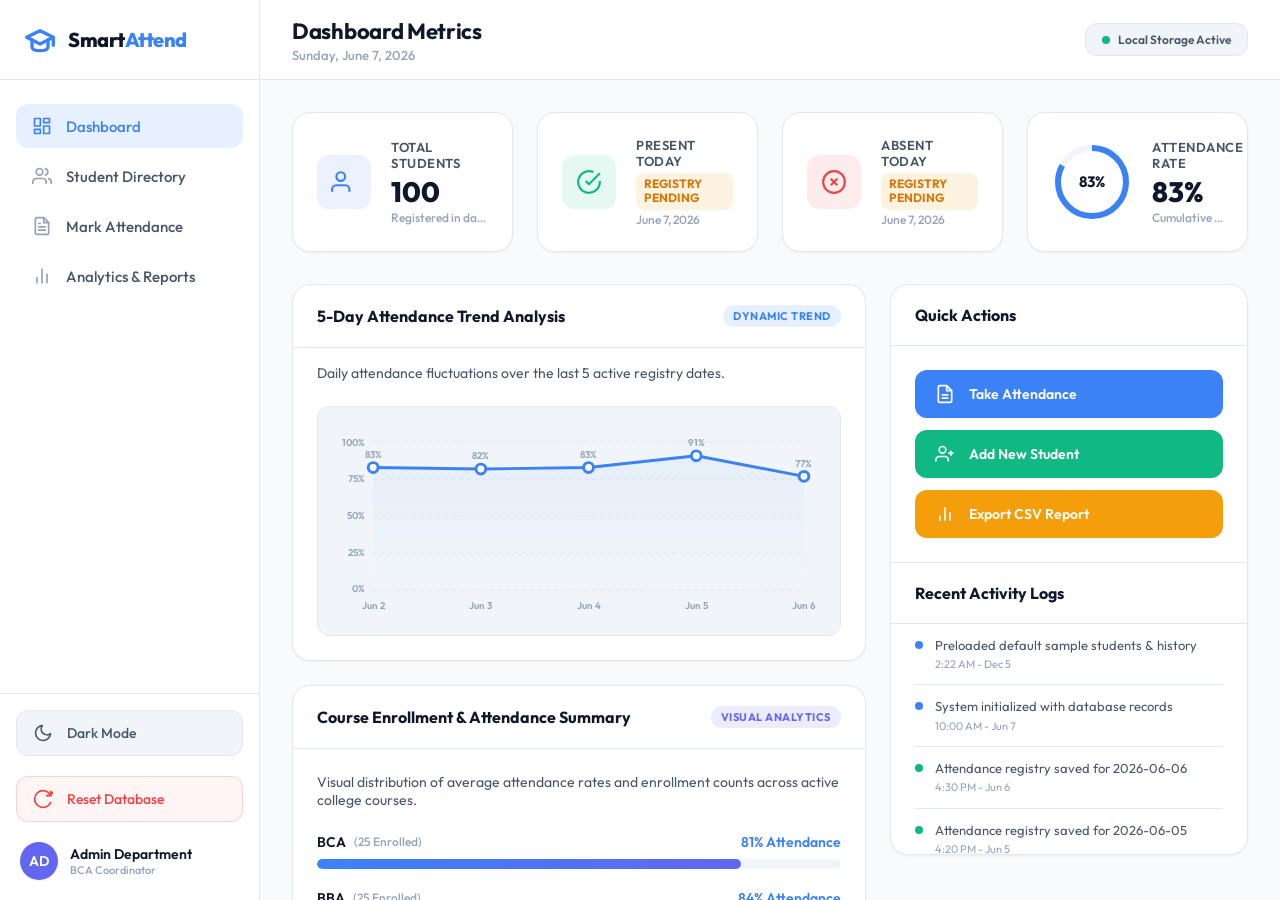
<file: index.html>
<!DOCTYPE html>
<html lang="en" data-theme="light">
<head>
    <meta charset="UTF-8">
    <meta name="viewport" content="width=device-width, initial-scale=1.0">
    <title>SmartAttend - Student Attendance Management System</title>
    <link rel="preconnect" href="https://fonts.googleapis.com">
    <link rel="preconnect" href="https://fonts.gstatic.com" crossorigin>
    <link href="https://fonts.googleapis.com/css2?family=Outfit:wght@300;400;500;600;700;800&display=swap" rel="stylesheet">
    <link rel="stylesheet" href="style.css">
</head>
<body>
    <div class="app-container">
        
        <aside class="sidebar" id="sidebar">
            <div class="sidebar-header">
                <div class="logo-container">
                    <svg class="logo-icon" viewBox="0 0 24 24" fill="none" stroke="currentColor" stroke-width="2.5" stroke-linecap="round" stroke-linejoin="round">
                        <path d="M22 10v6M2 10l10-5 10 5-10 5z"/>
                        <path d="M6 12v5c0 2 2 3 6 3s6-1 6-3v-5"/>
                    </svg>
                    <span class="logo-text">Smart<span class="text-accent">Attend</span></span>
                </div>
                <button class="btn-icon mobile-close-btn" id="mobileCloseBtn" aria-label="Close Menu">
                    <svg viewBox="0 0 24 24" fill="none" stroke="currentColor" stroke-width="2" stroke-linecap="round" stroke-linejoin="round">
                        <line x1="18" y1="6" x2="6" y2="18"></line>
                        <line x1="6" y1="6" x2="18" y2="18"></line>
                    </svg>
                </button>
            </div>
            
            <nav class="sidebar-nav">
                <ul>
                    <li>
                        <a href="#dashboard" class="nav-link active" data-section="dashboard">
                            <svg class="nav-icon" viewBox="0 0 24 24" fill="none" stroke="currentColor" stroke-width="2" stroke-linecap="round" stroke-linejoin="round">
                                <rect x="3" y="3" width="7" height="9"></rect>
                                <rect x="14" y="3" width="7" height="5"></rect>
                                <rect x="14" y="12" width="7" height="9"></rect>
                                <rect x="3" y="16" width="7" height="5"></rect>
                            </svg>
                            <span>Dashboard</span>
                        </a>
                    </li>
                    <li>
                        <a href="#students" class="nav-link" data-section="students">
                            <svg class="nav-icon" viewBox="0 0 24 24" fill="none" stroke="currentColor" stroke-width="2" stroke-linecap="round" stroke-linejoin="round">
                                <path d="M17 21v-2a4 4 0 0 0-4-4H5a4 4 0 0 0-4 4v2"></path>
                                <circle cx="9" cy="7" r="4"></circle>
                                <path d="M23 21v-2a4 4 0 0 0-3-3.87"></path>
                                <path d="M16 3.13a4 4 0 0 1 0 7.75"></path>
                            </svg>
                            <span>Student Directory</span>
                        </a>
                    </li>
                    <li>
                        <a href="#attendance" class="nav-link" data-section="attendance">
                            <svg class="nav-icon" viewBox="0 0 24 24" fill="none" stroke="currentColor" stroke-width="2" stroke-linecap="round" stroke-linejoin="round">
                                <path d="M14 2H6a2 2 0 0 0-2 2v16a2 2 0 0 0 2 2h12a2 2 0 0 0 2-2V8z"></path>
                                <polyline points="14 2 14 8 20 8"></polyline>
                                <line x1="16" y1="13" x2="8" y2="13"></line>
                                <line x1="16" y1="17" x2="8" y2="17"></line>
                                <polyline points="10 9 9 9 8 9"></polyline>
                            </svg>
                            <span>Mark Attendance</span>
                        </a>
                    </li>
                    <li>
                        <a href="#reports" class="nav-link" data-section="reports">
                            <svg class="nav-icon" viewBox="0 0 24 24" fill="none" stroke="currentColor" stroke-width="2" stroke-linecap="round" stroke-linejoin="round">
                                <line x1="18" y1="20" x2="18" y2="10"></line>
                                <line x1="12" y1="20" x2="12" y2="4"></line>
                                <line x1="6" y1="20" x2="6" y2="14"></line>
                            </svg>
                            <span>Analytics & Reports</span>
                        </a>
                    </li>
                </ul>
            </nav>
            
            <div class="sidebar-footer">
                <button class="theme-toggle-btn" id="themeToggleBtn">
                    <div class="toggle-icon-wrapper">
                        <svg class="sun-icon" viewBox="0 0 24 24" fill="none" stroke="currentColor" stroke-width="2" stroke-linecap="round" stroke-linejoin="round">
                            <circle cx="12" cy="12" r="5"></circle>
                            <line x1="12" y1="1" x2="12" y2="3"></line>
                            <line x1="12" y1="21" x2="12" y2="23"></line>
                            <line x1="4.22" y1="4.22" x2="5.64" y2="5.64"></line>
                            <line x1="18.36" y1="18.36" x2="19.78" y2="19.78"></line>
                            <line x1="1" y1="12" x2="3" y2="12"></line>
                            <line x1="21" y1="12" x2="23" y2="12"></line>
                            <line x1="4.22" y1="19.78" x2="5.64" y2="18.36"></line>
                            <line x1="18.36" y1="5.64" x2="19.78" y2="4.22"></line>
                        </svg>
                        <svg class="moon-icon" viewBox="0 0 24 24" fill="none" stroke="currentColor" stroke-width="2" stroke-linecap="round" stroke-linejoin="round">
                            <path d="M21 12.79A9 9 0 1 1 11.21 3 7 7 0 0 0 21 12.79z"></path>
                        </svg>
                    </div>
                    <span id="themeToggleText">Dark Mode</span>
                </button>
                <button class="theme-toggle-btn" id="btnResetDatabase" style="margin-top: 4px; border-color: rgba(239, 68, 68, 0.2); background-color: rgba(239, 68, 68, 0.05); color: var(--color-danger);">
                    <svg viewBox="0 0 24 24" fill="none" stroke="currentColor" stroke-width="2" style="width: 20px; height: 20px; color: var(--color-danger);">
                        <path d="M21.5 2v6h-6M21.34 15.57a10 10 0 1 1-.57-8.38l5.67-5.67"></path>
                    </svg>
                    <span>Reset Database</span>
                </button>
                <div class="user-profile">
                    <div class="avatar">AD</div>
                    <div class="user-info">
                        <span class="user-name">Admin Department</span>
                        <span class="user-role">BCA Coordinator</span>
                    </div>
                </div>
            </div>
        </aside>

        <main class="main-content">
            <header class="top-navbar">
                <div class="header-left">
                    <button class="btn-icon mobile-menu-btn" id="mobileMenuBtn" aria-label="Open Menu">
                        <svg viewBox="0 0 24 24" fill="none" stroke="currentColor" stroke-width="2" stroke-linecap="round" stroke-linejoin="round">
                            <line x1="3" y1="12" x2="21" y2="12"></line>
                            <line x1="3" y1="6" x2="21" y2="6"></line>
                            <line x1="3" y1="18" x2="21" y2="18"></line>
                        </svg>
                    </button>
                    <div class="greeting-wrapper">
                        <h1 class="header-title" id="pageTitle">Dashboard</h1>
                        <p class="header-subtitle" id="currentDateDisplay">Sunday, June 7, 2026</p>
                    </div>
                </div>
                <div class="header-right">
                    <div class="sync-indicator">
                        <span class="sync-dot"></span>
                        <span class="sync-text">Local Storage Active</span>
                    </div>
                </div>
            </header>

            <div class="content-body">
                
                <section id="dashboardSection" class="content-section active">
                    <div class="stats-grid">
                        <div class="stat-card">
                            <div class="stat-icon-wrapper bg-blue-light text-blue">
                                <svg viewBox="0 0 24 24" fill="none" stroke="currentColor" stroke-width="2">
                                    <path d="M17 21v-2a4 4 0 0 0-4-4H5a4 4 0 0 0-4 4v2"></path>
                                    <circle cx="9" cy="7" r="4"></circle>
                                </svg>
                            </div>
                            <div class="stat-details">
                                <span class="stat-label">Total Students</span>
                                <h3 class="stat-value" id="dashTotalStudents">0</h3>
                                <span class="stat-subtext">Registered in database</span>
                            </div>
                        </div>

                        <div class="stat-card">
                            <div class="stat-icon-wrapper bg-green-light text-green">
                                <svg viewBox="0 0 24 24" fill="none" stroke="currentColor" stroke-width="2">
                                    <path d="M22 11.08V12a10 10 0 1 1-5.93-9.14"></path>
                                    <polyline points="22 4 12 14.01 9 11.01"></polyline>
                                </svg>
                            </div>
                            <div class="stat-details">
                                <span class="stat-label">Present Today</span>
                                <h3 class="stat-value" id="dashPresentToday">0</h3>
                                <span class="stat-subtext" id="dashPresentDate">June 7, 2026</span>
                            </div>
                        </div>

                        <div class="stat-card">
                            <div class="stat-icon-wrapper bg-red-light text-red">
                                <svg viewBox="0 0 24 24" fill="none" stroke="currentColor" stroke-width="2">
                                    <circle cx="12" cy="12" r="10"></circle>
                                    <line x1="15" y1="9" x2="9" y2="15"></line>
                                    <line x1="9" y1="9" x2="15" y2="15"></line>
                                </svg>
                            </div>
                            <div class="stat-details">
                                <span class="stat-label">Absent Today</span>
                                <h3 class="stat-value" id="dashAbsentToday">0</h3>
                                <span class="stat-subtext" id="dashAbsentDate">June 7, 2026</span>
                            </div>
                        </div>

                        <div class="stat-card">
                            <div class="circular-progress-container">
                                <svg class="progress-ring" width="80" height="80">
                                    <circle class="progress-ring-circle-bg" stroke="var(--bg-tertiary)" stroke-width="6" fill="transparent" r="34" cx="40" cy="40"/>
                                    <circle class="progress-ring-circle" id="dashProgressCircle" stroke="var(--color-primary)" stroke-width="6" fill="transparent" r="34" cx="40" cy="40" stroke-dasharray="213.6" stroke-dashoffset="213.6"/>
                                </svg>
                                <div class="percentage-overlay" id="dashPercentageText">0%</div>
                            </div>
                            <div class="stat-details">
                                <span class="stat-label">Attendance Rate</span>
                                <h3 class="stat-value" id="dashPercentage">0%</h3>
                                <span class="stat-subtext">Cumulative average</span>
                            </div>
                        </div>
                    </div>

                    <div class="dashboard-grid">
                        <div class="dashboard-left-column">
                            <div class="dashboard-card main-panel margin-bottom-24">
                                <div class="card-header">
                                    <h2 class="card-title">5-Day Attendance Trend Analysis</h2>
                                    <span class="badge badge-blue">Dynamic Trend</span>
                                </div>
                                <div class="card-body chart-card-body">
                                    <p class="card-desc">Daily attendance fluctuations over the last 5 active registry dates.</p>
                                    <div class="chart-container" id="trendChartContainer">
                                    </div>
                                </div>
                            </div>

                            <div class="dashboard-card main-panel">
                                <div class="card-header">
                                    <h2 class="card-title">Course Enrollment & Attendance Summary</h2>
                                    <span class="badge badge-indigo">Visual analytics</span>
                                </div>
                                <div class="card-body">
                                    <p class="card-desc">Visual distribution of average attendance rates and enrollment counts across active college courses.</p>
                                    <div class="courses-bars-container" id="coursesBarContainer">
                                    </div>
                                </div>
                            </div>
                        </div>

                        <div class="dashboard-card side-panel">
                            <div class="card-header">
                                <h2 class="card-title">Quick Actions</h2>
                            </div>
                            <div class="card-body quick-actions-body">
                                <button class="action-btn btn-primary" onclick="window.location.hash='#attendance'; triggerNav('attendance');">
                                    <svg viewBox="0 0 24 24" fill="none" stroke="currentColor" stroke-width="2" class="action-icon">
                                        <path d="M14 2H6a2 2 0 0 0-2 2v16a2 2 0 0 0 2 2h12a2 2 0 0 0 2-2V8z"></path>
                                        <polyline points="14 2 14 8 20 8"></polyline>
                                        <line x1="16" y1="13" x2="8" y2="13"></line>
                                        <line x1="16" y1="17" x2="8" y2="17"></line>
                                    </svg>
                                    <span>Take Attendance</span>
                                </button>
                                <button class="action-btn btn-success" id="btnQuickAddStudent">
                                    <svg viewBox="0 0 24 24" fill="none" stroke="currentColor" stroke-width="2" class="action-icon">
                                        <path d="M16 21v-2a4 4 0 0 0-4-4H5a4 4 0 0 0-4 4v2"></path>
                                        <circle cx="9" cy="7" r="4"></circle>
                                        <line x1="19" y1="8" x2="19" y2="14"></line>
                                        <line x1="16" y1="11" x2="22" y2="11"></line>
                                    </svg>
                                    <span>Add New Student</span>
                                </button>
                                <button class="action-btn btn-warning" onclick="window.location.hash='#reports'; triggerNav('reports');">
                                    <svg viewBox="0 0 24 24" fill="none" stroke="currentColor" stroke-width="2" class="action-icon">
                                        <line x1="18" y1="20" x2="18" y2="10"></line>
                                        <line x1="12" y1="20" x2="12" y2="4"></line>
                                        <line x1="6" y1="20" x2="6" y2="14"></line>
                                    </svg>
                                    <span>Export CSV Report</span>
                                </button>
                            </div>

                            <div class="card-header border-top">
                                <h2 class="card-title">Recent Activity Logs</h2>
                            </div>
                            <div class="card-body log-body">
                                <div class="activity-log" id="recentActivityLog">
                                    <div class="log-item empty">No recent actions recorded.</div>
                                </div>
                            </div>
                        </div>
                    </div>
                </section>

                <section id="studentsSection" class="content-section">
                    <div class="section-controls">
                        <div class="controls-left">
                            <div class="search-box-wrapper">
                                <svg class="search-icon" viewBox="0 0 24 24" fill="none" stroke="currentColor" stroke-width="2">
                                    <circle cx="11" cy="11" r="8"></circle>
                                    <line x1="21" y1="21" x2="16.65" y2="16.65"></line>
                                </svg>
                                <input type="text" id="studentSearchInput" placeholder="Search by name or roll number...">
                            </div>
                            
                            <div class="filter-dropdowns">
                                <select id="studentFilterCourse" class="filter-select">
                                    <option value="">All Courses</option>
                                    <option value="BCA">BCA</option>
                                    <option value="BBA">BBA</option>
                                    <option value="B.Tech">B.Tech</option>
                                    <option value="B.Sc">B.Sc</option>
                                </select>
                                
                                <select id="studentFilterSemester" class="filter-select">
                                    <option value="">All Semesters</option>
                                    <option value="I">I Sem</option>
                                    <option value="II">II Sem</option>
                                    <option value="III">III Sem</option>
                                    <option value="IV">IV Sem</option>
                                    <option value="V">V Sem</option>
                                    <option value="VI">VI Sem</option>
                                </select>
                            </div>
                        </div>
                        <div class="controls-right">
                            <button class="btn btn-secondary" id="btnExportCSVTemplate" title="Download CSV Import Template">
                                <svg viewBox="0 0 24 24" fill="none" stroke="currentColor" stroke-width="2" class="btn-icon">
                                    <path d="M21 15v4a2 2 0 0 1-2 2H5a2 2 0 0 1-2-2v-4"></path>
                                    <polyline points="7 10 12 15 17 10"></polyline>
                                    <line x1="12" y1="15" x2="12" y2="3"></line>
                                </svg>
                                <span>Template</span>
                            </button>
                            
                            <button class="btn btn-secondary" id="btnImportCSVStudents">
                                <svg viewBox="0 0 24 24" fill="none" stroke="currentColor" stroke-width="2" class="btn-icon">
                                    <path d="M21 15v4a2 2 0 0 1-2 2H5a2 2 0 0 1-2-2v-4"></path>
                                    <polyline points="17 8 12 3 7 8"></polyline>
                                    <line x1="12" y1="3" x2="12" y2="15"></line>
                                </svg>
                                <span>Import CSV</span>
                            </button>
                            <input type="file" id="studentCSVInput" accept=".csv" style="display: none;">
                            
                            <button class="btn btn-primary" id="btnAddNewStudent">
                                <svg viewBox="0 0 24 24" fill="none" stroke="currentColor" stroke-width="2" class="btn-icon">
                                    <line x1="12" y1="5" x2="12" y2="19"></line>
                                    <line x1="5" y1="12" x2="19" y2="12"></line>
                                </svg>
                                <span>Add Student</span>
                            </button>
                        </div>
                    </div>

                    <div class="table-card">
                        <div class="table-responsive">
                            <table class="data-table" id="studentTable">
                                <thead>
                                    <tr>
                                        <th>Roll Number</th>
                                        <th>Full Name</th>
                                        <th>Course</th>
                                        <th>Semester</th>
                                        <th>Email Address</th>
                                        <th class="text-right">Actions</th>
                                    </tr>
                                </thead>
                                <tbody id="studentTableBody">
                                </tbody>
                            </table>
                        </div>
                        <div class="table-footer">
                            <span class="table-summary-text" id="studentTableSummary">Showing 0 of 0 students</span>
                            <div class="pagination-controls" id="studentPagination">
                                <button class="btn btn-secondary btn-sm" id="btnStudentPrevPage">Prev</button>
                                <span class="pagination-info" id="studentPageInfo">Page 1 of 1</span>
                                <button class="btn btn-secondary btn-sm" id="btnStudentNextPage">Next</button>
                            </div>
                        </div>
                    </div>
                </section>

                <section id="attendanceSection" class="content-section">
                    <div class="section-controls attendance-controls">
                        <div class="controls-left">
                            <div class="date-selector">
                                <label for="attendanceDatePicker" class="input-label-inline">Attendance Date:</label>
                                <div class="date-input-wrapper">
                                    <input type="date" id="attendanceDatePicker">
                                </div>
                            </div>
                            <div class="filter-dropdowns" style="margin-left: 12px; display: flex; gap: 8px;">
                                <select id="attendanceFilterCourse" class="filter-select">
                                    <option value="">Select Course</option>
                                    <option value="BCA">BCA</option>
                                    <option value="BBA">BBA</option>
                                    <option value="B.Tech">B.Tech</option>
                                    <option value="B.Sc">B.Sc</option>
                                </select>
                                
                                <select id="attendanceFilterSemester" class="filter-select">
                                    <option value="">Select Semester</option>
                                    <option value="I">I Sem</option>
                                    <option value="II">II Sem</option>
                                    <option value="III">III Sem</option>
                                    <option value="IV">IV Sem</option>
                                    <option value="V">V Sem</option>
                                    <option value="VI">VI Sem</option>
                                </select>
                            </div>
                            <div class="attendance-meta-info" id="attendanceMetaInfo" style="margin-left: 12px;">
                                <span class="badge badge-warning" id="attendanceStatusBadge">Not Saved</span>
                            </div>
                        </div>
                        <div class="controls-right">
                            <button class="btn btn-secondary" id="btnMarkAllPresent">
                                <svg viewBox="0 0 24 24" fill="none" stroke="currentColor" stroke-width="2" class="btn-icon text-green">
                                    <polyline points="20 6 9 17 4 12"></polyline>
                                </svg>
                                <span>All Present</span>
                            </button>
                            <button class="btn btn-secondary" id="btnMarkAllAbsent">
                                <svg viewBox="0 0 24 24" fill="none" stroke="currentColor" stroke-width="2" class="btn-icon text-red">
                                    <line x1="18" y1="6" x2="6" y2="18"></line>
                                    <line x1="6" y1="6" x2="18" y2="18"></line>
                                </svg>
                                <span>All Absent</span>
                            </button>
                        </div>
                    </div>

                    <div class="table-card">
                        <div class="table-responsive">
                            <table class="data-table" id="attendanceTable">
                                <thead>
                                    <tr>
                                        <th style="width: 15%">Roll Number</th>
                                        <th style="width: 35%">Full Name</th>
                                        <th style="width: 15%">Course</th>
                                        <th style="width: 15%">Semester</th>
                                        <th style="width: 20%" class="text-center">Status</th>
                                    </tr>
                                </thead>
                                <tbody id="attendanceTableBody">
                                </tbody>
                            </table>
                        </div>
                        <div class="attendance-submit-footer">
                            <div class="warning-alert-bar" id="attendanceConflictWarning" style="display: none;">
                                <svg viewBox="0 0 24 24" fill="none" stroke="currentColor" stroke-width="2" class="warning-alert-icon">
                                    <path d="M10.29 3.86L1.82 18a2 2 0 0 0 1.71 3h16.94a2 2 0 0 0 1.71-3L13.71 3.86a2 2 0 0 0-3.42 0z"></path>
                                    <line x1="12" y1="9" x2="12" y2="13"></line>
                                    <line x1="12" y1="17" x2="12.01" y2="17"></line>
                                </svg>
                                <span>Attendance records already exist for this date. Saving will overwrite the previous logs.</span>
                            </div>
                            <div class="submit-actions">
                                <span class="submit-summary-text" id="attendanceSubmitCount">0 / 0 marked</span>
                                <button class="btn btn-primary btn-lg" id="btnSaveAttendance">
                                    <svg viewBox="0 0 24 24" fill="none" stroke="currentColor" stroke-width="2" class="btn-icon">
                                        <path d="M19 21H5a2 2 0 0 1-2-2V5a2 2 0 0 1 2-2h11l5 5v11a2 2 0 0 1-2 2z"></path>
                                        <polyline points="17 21 17 13 7 13 7 21"></polyline>
                                        <polyline points="7 3 7 8 15 8"></polyline>
                                    </svg>
                                    <span>Save Attendance Registry</span>
                                </button>
                            </div>
                        </div>
                    </div>
                </section>

                <section id="reportsSection" class="content-section">
                    <div class="section-controls reports-controls">
                        <div class="controls-left">
                            <div class="report-filters">
                                <div class="date-selector-range">
                                    <div class="range-field">
                                        <label for="reportStartDate" class="input-label-inline">From:</label>
                                        <input type="date" id="reportStartDate">
                                    </div>
                                    <div class="range-field">
                                        <label for="reportEndDate" class="input-label-inline">To:</label>
                                        <input type="date" id="reportEndDate">
                                    </div>
                                </div>
                                <div class="filter-dropdowns">
                                    <select id="reportFilterCourse" class="filter-select">
                                        <option value="">All Courses</option>
                                        <option value="BCA">BCA</option>
                                        <option value="BBA">BBA</option>
                                        <option value="B.Tech">B.Tech</option>
                                        <option value="B.Sc">B.Sc</option>
                                    </select>
                                    
                                    <select id="reportFilterSemester" class="filter-select">
                                        <option value="">All Semesters</option>
                                        <option value="I">I Sem</option>
                                        <option value="II">II Sem</option>
                                        <option value="III">III Sem</option>
                                        <option value="IV">IV Sem</option>
                                        <option value="V">V Sem</option>
                                        <option value="VI">VI Sem</option>
                                    </select>
                                </div>
                            </div>
                        </div>
                        <div class="controls-right">
                            <div class="defaulter-toggle-wrapper">
                                <label class="switch-container">
                                    <input type="checkbox" id="defaulterToggle">
                                    <span class="switch-slider"></span>
                                </label>
                                <span class="switch-label">Defaulters Only (&lt;75%)</span>
                            </div>
                            <button class="btn btn-red" id="btnGenerateWarnings" style="display: none;">
                                <svg viewBox="0 0 24 24" fill="none" stroke="currentColor" stroke-width="2" class="btn-icon">
                                    <path d="M10.29 3.86L1.82 18a2 2 0 0 0 1.71 3h16.94a2 2 0 0 0 1.71-3L13.71 3.86a2 2 0 0 0-3.42 0z"></path>
                                    <line x1="12" y1="9" x2="12" y2="13"></line>
                                    <line x1="12" y1="17" x2="12.01" y2="17"></line>
                                </svg>
                                <span>Simulate Warnings</span>
                            </button>
                            <button class="btn btn-secondary" id="btnPrintReport">
                                <svg viewBox="0 0 24 24" fill="none" stroke="currentColor" stroke-width="2" class="btn-icon">
                                    <polyline points="6 9 6 2 18 2 18 9"></polyline>
                                    <path d="M6 18H4a2 2 0 0 1-2-2v-5a2 2 0 0 1 2-2h16a2 2 0 0 1 2 2v5a2 2 0 0 1-2 2h-2"></path>
                                    <rect x="6" y="14" width="12" height="8"></rect>
                                </svg>
                                <span>Print List</span>
                            </button>
                            <button class="btn btn-warning" id="btnExportCSV">
                                <svg viewBox="0 0 24 24" fill="none" stroke="currentColor" stroke-width="2" class="btn-icon">
                                    <path d="M21 15v4a2 2 0 0 1-2 2H5a2 2 0 0 1-2-2v-4"></path>
                                    <polyline points="7 10 12 15 17 10"></polyline>
                                    <line x1="12" y1="15" x2="12" y2="3"></line>
                                </svg>
                                <span>Export Report (CSV)</span>
                            </button>
                        </div>
                    </div>

                    <div class="reports-summary-row" id="reportsSummaryRow">
                        <div class="report-stat-card">
                            <span class="report-stat-label">Total Days Conducted</span>
                            <span class="report-stat-value" id="reportTotalDays">0</span>
                        </div>
                        <div class="report-stat-card">
                            <span class="report-stat-label">Total Registrations</span>
                            <span class="report-stat-value" id="reportTotalStudents">0</span>
                        </div>
                        <div class="report-stat-card">
                            <span class="report-stat-label">Avg Attendance Rate</span>
                            <span class="report-stat-value text-accent" id="reportAvgRate">0%</span>
                        </div>
                    </div>

                    <div class="table-card">
                        <div class="table-header-title">
                            <h3>Student-wise Aggregated Metrics</h3>
                            <span class="badge badge-blue" id="reportMetaSubtitle">Showing metrics for all dates</span>
                        </div>
                        <div class="table-responsive">
                            <table class="data-table" id="reportTable">
                                <thead>
                                    <tr>
                                        <th>Roll Number</th>
                                        <th>Full Name</th>
                                        <th>Course & Sem</th>
                                        <th class="text-center">Lectures Present</th>
                                        <th class="text-center">Lectures Absent</th>
                                        <th class="text-center">Total Classes</th>
                                        <th class="text-right">Attendance Rate</th>
                                    </tr>
                                </thead>
                                <tbody id="reportTableBody">
                                </tbody>
                            </table>
                        </div>
                        <div class="table-footer">
                            <span class="table-summary-text" id="reportTableSummary">Showing 0 student records</span>
                        </div>
                    </div>
                </section>

            </div>
        </main>
    </div>

    <div class="modal-overlay" id="studentModal">
        <div class="modal-card">
            <div class="modal-header">
                <h3 class="modal-title" id="modalTitle">Add New Student</h3>
                <button class="btn-icon close-modal-btn" id="closeModalBtn" aria-label="Close modal">
                    <svg viewBox="0 0 24 24" fill="none" stroke="currentColor" stroke-width="2">
                        <line x1="18" y1="6" x2="6" y2="18"></line>
                        <line x1="6" y1="6" x2="18" y2="18"></line>
                    </svg>
                </button>
            </div>
            <form id="studentForm" novalidate>
                <div class="modal-body">
                    <div class="modal-error-summary" id="modalErrorSummary" style="display: none;">
                        Please fix the errors below to save changes.
                    </div>

                    <div class="form-grid">
                        <div class="form-group">
                            <label for="studentRoll" class="form-label">Roll Number <span class="required">*</span></label>
                            <input type="text" id="studentRoll" name="roll" class="form-input" placeholder="e.g. BCA-2026-001" required>
                            <span class="form-error-msg" id="errorRoll">Roll number is required.</span>
                        </div>
                        
                        <div class="form-group">
                            <label for="studentName" class="form-label">Full Name <span class="required">*</span></label>
                            <input type="text" id="studentName" name="name" class="form-input" placeholder="e.g. Aarav Sharma" required>
                            <span class="form-error-msg" id="errorName">Full name is required.</span>
                        </div>

                        <div class="form-group">
                            <label for="studentCourse" class="form-label">Course <span class="required">*</span></label>
                            <select id="studentCourse" name="course" class="form-input" required>
                                <option value="">Select Course</option>
                                <option value="BCA">BCA</option>
                                <option value="BBA">BBA</option>
                                <option value="B.Tech">B.Tech</option>
                                <option value="B.Sc">B.Sc</option>
                            </select>
                            <span class="form-error-msg" id="errorCourse">Please select a course.</span>
                        </div>

                        <div class="form-group">
                            <label for="studentSemester" class="form-label">Semester <span class="required">*</span></label>
                            <select id="studentSemester" name="semester" class="form-input" required>
                                <option value="">Select Semester</option>
                                <option value="I">I Semester</option>
                                <option value="II">II Semester</option>
                                <option value="III">III Semester</option>
                                <option value="IV">IV Semester</option>
                                <option value="V">V Semester</option>
                                <option value="VI">VI Semester</option>
                            </select>
                            <span class="form-error-msg" id="errorSemester">Please select a semester.</span>
                        </div>

                        <div class="form-group full-width">
                            <label for="studentEmail" class="form-label">Email Address <span class="required">*</span></label>
                            <input type="email" id="studentEmail" name="email" class="form-input" placeholder="e.g. aarav@college.edu" required>
                            <span class="form-error-msg" id="errorEmail">Please enter a valid email address.</span>
                        </div>
                    </div>
                </div>
                <div class="modal-footer">
                    <button type="button" class="btn btn-secondary" id="btnCancelStudent">Cancel</button>
                    <button type="submit" class="btn btn-primary" id="btnSubmitStudent">Save Student</button>
                </div>
            </form>
        </div>
    </div>

    <div class="modal-overlay" id="confirmModal">
        <div class="modal-card modal-sm">
            <div class="modal-header">
                <h3 class="modal-title text-red">Confirm Deletion</h3>
                <button class="btn-icon close-modal-btn" id="closeConfirmBtn" aria-label="Close modal">
                    <svg viewBox="0 0 24 24" fill="none" stroke="currentColor" stroke-width="2">
                        <line x1="18" y1="6" x2="6" y2="18"></line>
                        <line x1="6" y1="6" x2="18" y2="18"></line>
                    </svg>
                </button>
            </div>
            <div class="modal-body">
                <div class="confirm-message-wrapper">
                    <svg viewBox="0 0 24 24" fill="none" stroke="currentColor" stroke-width="2" class="confirm-warning-icon text-red">
                        <circle cx="12" cy="12" r="10"></circle>
                        <line x1="12" y1="9" x2="12" y2="13"></line>
                        <line x1="12" y1="17" x2="12.01" y2="17"></line>
                    </svg>
                    <p id="confirmModalMsg">Are you sure you want to delete this student? This action will permanently remove all student details and attendance logs associated with them.</p>
                </div>
            </div>
            <div class="modal-footer">
                <button type="button" class="btn btn-secondary" id="btnCancelConfirm">Cancel</button>
                <button type="button" class="btn btn-red" id="btnYesConfirm">Delete Permanent</button>
            </div>
        </div>
    </div>

    <div class="modal-overlay" id="warningLetterModal">
        <div class="modal-card">
            <div class="modal-header">
                <h3 class="modal-title text-red">Simulated Attendance Warning Letter</h3>
                <button class="btn-icon close-modal-btn" id="closeWarningLetterBtn" aria-label="Close modal">
                    <svg viewBox="0 0 24 24" fill="none" stroke="currentColor" stroke-width="2">
                        <line x1="18" y1="6" x2="6" y2="18"></line>
                        <line x1="6" y1="6" x2="18" y2="18"></line>
                    </svg>
                </button>
            </div>
            <div class="modal-body warning-letter-print-area" id="warningLetterContent">
            </div>
            <div class="modal-footer">
                <span class="submit-summary-text" id="warningLetterIndex">Letter 1 of 1</span>
                <div style="display:flex; gap:8px;">
                    <button type="button" class="btn btn-secondary" id="btnPrevWarning">Previous</button>
                    <button type="button" class="btn btn-secondary" id="btnNextWarning">Next</button>
                    <button type="button" class="btn btn-red" id="btnPrintWarning">Print Letter</button>
                </div>
            </div>
        </div>
    </div>

    <div class="toast-container" id="toastContainer"></div>

    <script src="script.js"></script>
</body>
</html>
</file>
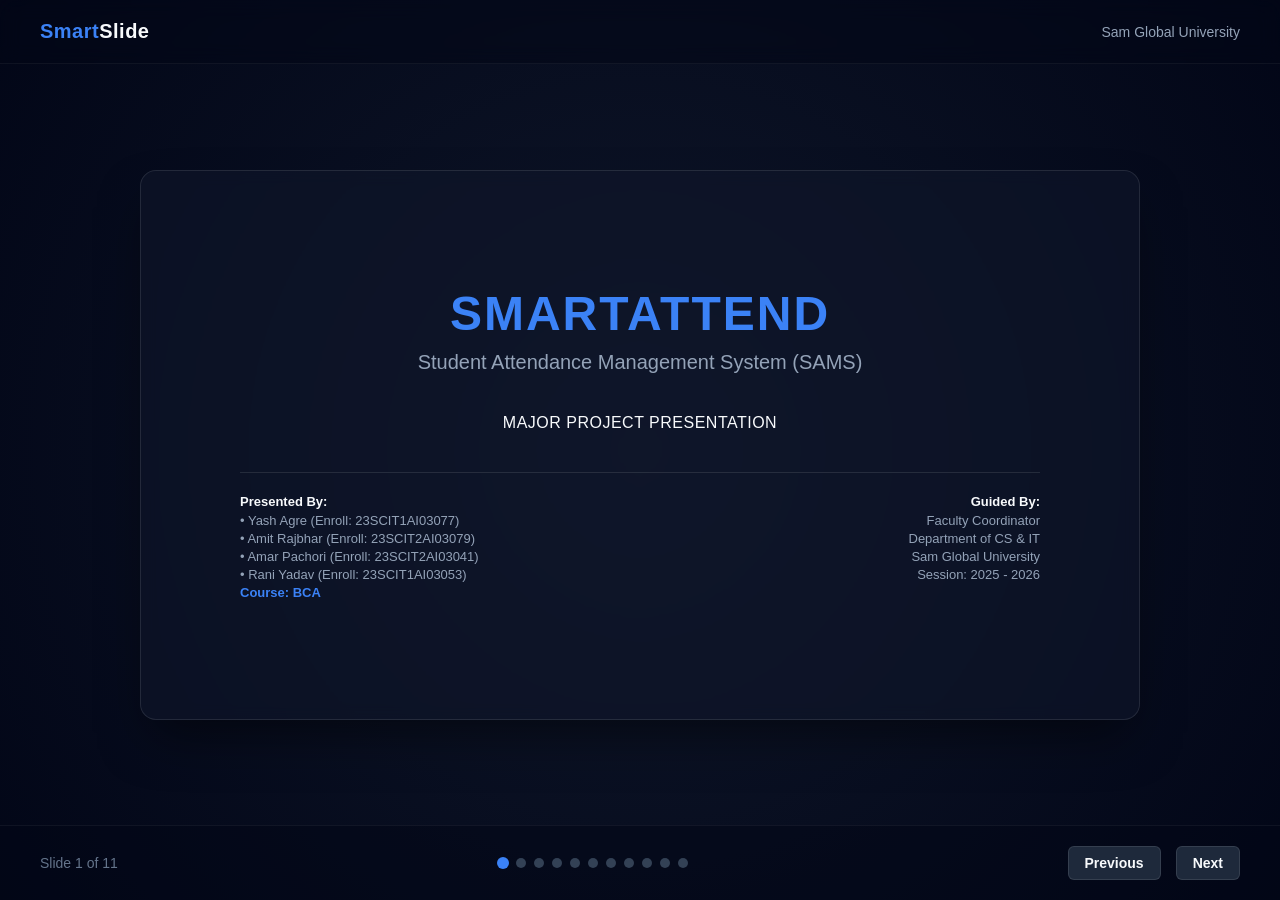
<file: presentation.html>
<!DOCTYPE html>
<html lang="en">
<head>
    <meta charset="UTF-8">
    <meta name="viewport" content="width=device-width, initial-scale=1.0">
    <title>SmartAttend - Project Presentation</title>
    <style>
        * {
            box-sizing: border-box;
            margin: 0;
            padding: 0;
        }
        body {
            font-family: 'Segoe UI', Tahoma, Geneva, Verdana, sans-serif;
            background: radial-gradient(circle at center, #0f172a 0%, #020617 100%);
            color: #f8fafc;
            height: 100vh;
            overflow: hidden;
            display: flex;
            flex-direction: column;
            justify-content: space-between;
        }
        header {
            padding: 20px 40px;
            display: flex;
            justify-content: space-between;
            align-items: center;
            border-bottom: 1px solid rgba(255, 255, 255, 0.05);
            background-color: rgba(2, 6, 23, 0.5);
            backdrop-filter: blur(10px);
            z-index: 10;
        }
        .logo {
            font-size: 20px;
            font-weight: 800;
            letter-spacing: 0.5px;
            color: #3b82f6;
        }
        .logo span {
            color: #f8fafc;
        }
        .univ-tag {
            font-size: 14px;
            font-weight: 500;
            color: #94a3b8;
        }
        .presentation-container {
            flex-grow: 1;
            position: relative;
            display: flex;
            justify-content: center;
            align-items: center;
            width: 100%;
            padding: 40px;
        }
        .slide {
            position: absolute;
            width: 90%;
            max-width: 1000px;
            height: 80%;
            max-height: 550px;
            background: rgba(15, 23, 42, 0.6);
            border: 1px solid rgba(255, 255, 255, 0.1);
            border-radius: 16px;
            padding: 40px;
            opacity: 0;
            visibility: hidden;
            transform: scale(0.95);
            transition: all 0.5s cubic-bezier(0.4, 0, 0.2, 1);
            display: flex;
            flex-direction: column;
            justify-content: center;
            box-shadow: 0 25px 50px -12px rgba(0, 0, 0, 0.5);
            backdrop-filter: blur(8px);
        }
        .slide.active {
            opacity: 1;
            visibility: visible;
            transform: scale(1);
        }
        .slide-title {
            font-size: 32px;
            font-weight: bold;
            color: #3b82f6;
            margin-bottom: 24px;
            border-left: 5px solid #3b82f6;
            padding-left: 15px;
            line-height: 1.2;
        }
        .slide-subtitle {
            font-size: 20px;
            color: #94a3b8;
            margin-bottom: 30px;
        }
        .slide-content {
            font-size: 18px;
            line-height: 1.6;
            color: #cbd5e1;
        }
        .slide-content ul, .slide-content ol {
            padding-left: 24px;
        }
        .slide-content li {
            margin-bottom: 12px;
        }
        .slide-content li strong {
            color: #3b82f6;
        }
        .front-slide {
            text-align: center;
            align-items: center;
        }
        .front-title {
            font-size: 48px;
            font-weight: 800;
            text-transform: uppercase;
            letter-spacing: 2px;
            color: #3b82f6;
            margin-bottom: 10px;
        }
        .front-subtitle {
            font-size: 20px;
            color: #94a3b8;
            margin-bottom: 40px;
        }
        .front-degree {
            font-size: 16px;
            letter-spacing: 0.5px;
            color: #f8fafc;
            text-transform: uppercase;
            margin-bottom: 40px;
        }
        .front-details-box {
            display: flex;
            justify-content: space-between;
            width: 80%;
            max-width: 600px;
            border-top: 1px solid rgba(255, 255, 255, 0.1);
            padding-top: 20px;
            font-size: 14px;
            color: #94a3b8;
        }
        .front-details-box strong {
            color: #f8fafc;
        }
        .grid-content {
            display: grid;
            grid-template-columns: 1fr 1fr;
            gap: 30px;
            align-items: center;
        }
        .card {
            background: rgba(30, 41, 59, 0.5);
            border: 1px solid rgba(255, 255, 255, 0.05);
            border-radius: 8px;
            padding: 20px;
        }
        .card h4 {
            color: #3b82f6;
            font-size: 18px;
            margin-bottom: 10px;
        }
        .card p {
            font-size: 15px;
            color: #cbd5e1;
            line-height: 1.5;
        }
        footer {
            padding: 20px 40px;
            display: flex;
            justify-content: space-between;
            align-items: center;
            border-top: 1px solid rgba(255, 255, 255, 0.05);
            background-color: rgba(2, 6, 23, 0.5);
            z-index: 10;
        }
        .nav-buttons {
            display: flex;
            gap: 15px;
        }
        .nav-btn {
            background-color: #1e293b;
            border: 1px solid rgba(255, 255, 255, 0.1);
            color: #f8fafc;
            padding: 8px 16px;
            border-radius: 6px;
            cursor: pointer;
            font-weight: 600;
            font-size: 14px;
            transition: all 0.2s ease;
        }
        .nav-btn:hover {
            background-color: #3b82f6;
            border-color: #3b82f6;
        }
        .progress-dots {
            display: flex;
            gap: 8px;
        }
        .dot {
            width: 10px;
            height: 10px;
            border-radius: 50%;
            background-color: #334155;
            cursor: pointer;
            transition: all 0.2s ease;
        }
        .dot.active {
            background-color: #3b82f6;
            transform: scale(1.2);
        }
        .slide-counter {
            font-size: 14px;
            color: #64748b;
        }
    </style>
</head>
<body>

    <header>
        <div class="logo">Smart<span>Slide</span></div>
        <div class="univ-tag">Sam Global University</div>
    </header>

    <div class="presentation-container">

        <!-- Slide 1: Cover -->
        <div class="slide front-slide active">
            <div class="front-title">SmartAttend</div>
            <div class="front-subtitle">Student Attendance Management System (SAMS)</div>
            <div class="front-degree">Major Project Presentation</div>
            <div class="front-details-box" style="width: 100%; max-width: 800px; display: grid; grid-template-columns: 1.2fr 0.8fr; gap: 20px; font-size: 13px;">
                <div style="text-align: left; line-height: 1.4;">
                    <strong>Presented By:</strong><br>
                    • Yash Agre (Enroll: 23SCIT1AI03077)<br>
                    • Amit Rajbhar (Enroll: 23SCIT2AI03079)<br>
                    • Amar Pachori (Enroll: 23SCIT2AI03041)<br>
                    • Rani Yadav (Enroll: 23SCIT1AI03053)<br>
                    <span style="font-weight: 600; color: #3b82f6;">Course: BCA</span>
                </div>
                <div style="text-align: right; line-height: 1.4;">
                    <strong>Guided By:</strong><br>
                    Faculty Coordinator<br>
                    Department of CS & IT<br>
                    Sam Global University<br>
                    Session: 2025 - 2026
                </div>
            </div>
        </div>

        <!-- Slide 2: Project Overview -->
        <div class="slide">
            <div class="slide-title">Project Overview</div>
            <div class="slide-content">
                <p style="margin-bottom: 20px;"><strong>SmartAttend</strong> is a client-side Single Page Application (SPA) designed to track, analyze, and manage student attendance registries locally.</p>
                <ul>
                    <li><strong>Zero External Dependencies</strong>: Built entirely with vanilla HTML5, CSS3, and ES6+ JS. No CDNs or frameworks.</li>
                    <li><strong>Offline-First Architecture</strong>: Stores and processes data inside browser <code>localStorage</code>.</li>
                    <li><strong>Departmental Target</strong>: Built specifically for coordinators to manage multiple classes independently.</li>
                    <li><strong>Fast Load Speeds</strong>: Boots in under 85ms and consumes less than 1.2 MB of client memory.</li>
                </ul>
            </div>
        </div>

        <!-- Slide 3: Problem Statement -->
        <div class="slide">
            <div class="slide-title">Problem Statement</div>
            <div class="slide-content grid-content">
                <div class="card">
                    <h4>Traditional Registers</h4>
                    <p>Pen-and-paper ledgers degrade physically over time, are vulnerable to tampering, and require hours of manual calculations to compute student attendance averages.</p>
                </div>
                <div class="card">
                    <h4>Centralized Cloud ERPs</h4>
                    <p>Heavy subscription packages with high licensing fees. They are completely dependent on server networks; if the internet breaks down, class registers are blocked.</p>
                </div>
            </div>
        </div>

        <!-- Slide 4: Objectives -->
        <div class="slide">
            <div class="slide-title">Project Objectives</div>
            <div class="slide-content">
                <ol>
                    <li>Create a <strong>serverless, local-first</strong> tool that runs offline on any desktop or mobile device.</li>
                    <li>Build an **interactive dashboard** showing real-time attendance trends using custom SVGs.</li>
                    <li>Support **class-wise registration** (filtering by Course & Semester) preventing database conflicts.</li>
                    <li>Incorporate **CSV roster uploading** to eliminate manual student profiles key-in steps.</li>
                    <li>Automate **parent warning alerts** by filtering defaulter students with less than 75% attendance.</li>
                </ol>
            </div>
        </div>

        <!-- Slide 5: System Architecture -->
        <div class="slide">
            <div class="slide-title">System Architecture</div>
            <div class="slide-content" style="text-align: center;">
                <p style="margin-bottom: 20px; text-align: left;">SmartAttend runs a model-view-controller lifecycle computed entirely inside browser RAM, synchronizing updates to disk storage automatically:</p>
                <div style="font-family: monospace; background: rgba(30,41,59,0.8); padding: 20px; border-radius: 8px; font-size: 15px; border: 1px solid rgba(255,255,255,0.05); display: inline-block; text-align: left; line-height: 1.5;">
                    [Browser DOM / User Actions]<br>
                    &nbsp;&nbsp;&nbsp;&nbsp;⬇️ (Event Listeners & dynamic Hash Routing)<br>
                    [Memory AppState Controller (script.js)] 🔄 [In-Memory Arrays]<br>
                    &nbsp;&nbsp;&nbsp;&nbsp;⬇️ (JSON Stringify Serialization)<br>
                    [Browser localStorage Engine] (Key-Value Store)
                </div>
            </div>
        </div>

        <!-- Slide 6: Database Schema -->
        <div class="slide">
            <div class="slide-title">Local Database Schema</div>
            <div class="slide-content grid-content">
                <div>
                    <h4 style="color:#3b82f6; margin-bottom:10px;">Students Array (`sams_students`)</h4>
                    <p style="font-size:15px; color:#cbd5e1; margin-bottom:15px;">Stores serialized list of student details.</p>
                    <pre style="font-size:11px; margin:0;">[
  {
    "rollNumber": "BCA-2026-001",
    "fullName": "Aarav Sharma",
    "course": "BCA",
    "semester": "VI",
    "email": "aarav@college.edu"
  }
]</pre>
                </div>
                <div>
                    <h4 style="color:#3b82f6; margin-bottom:10px;">Logs Object (`sams_attendance`)</h4>
                    <p style="font-size:15px; color:#cbd5e1; margin-bottom:15px;">Maps date keys to student rolls and marked state.</p>
                    <pre style="font-size:11px; margin:0;">{
  "2026-06-08": {
    "BCA-2026-001": "Present",
    "BCA-2026-002": "Absent"
  }
}</pre>
                </div>
            </div>
        </div>

        <!-- Slide 7: Core Modules & Features -->
        <div class="slide">
            <div class="slide-title">Core Modules & Features</div>
            <div class="slide-content">
                <ul>
                    <li><strong>Interactive Statistics</strong>: Displays present count, absent count, and aggregate percentages with pulsing pending CTA labels.</li>
                    <li><strong>SVG Visual Polyline Chart</strong>: Dynamic coordinate rendering showing attendance trend calculations.</li>
                    <li><strong>CSV Importer API</strong>: Standard browser FileReader streams that parse rosters, skip duplicate roll keys, and add students in bulk.</li>
                    <li><strong>Non-Destructive Merging</strong>: Instructors mark classes separately without wiping logs taken by other coordinators on the same day.</li>
                </ul>
            </div>
        </div>

        <!-- Slide 8: Parent Warning Letter Module -->
        <div class="slide">
            <div class="slide-title">Parent Warning Notices</div>
            <div class="slide-content grid-content">
                <div>
                    <p style="margin-bottom:15px;">The Analytics reports module isolates "defaulter" students with less than 75% attendance averages.</p>
                    <ul>
                        <li>Automatically compiles metrics.</li>
                        <li>Calculates exact lectures missed.</li>
                        <li>Generates parent-ready letters.</li>
                        <li>Includes A4 media print CSS rules.</li>
                    </ul>
                </div>
                <div class="card" style="font-family: serif; background: #ffffff; color: #000000; font-size: 11px; padding: 15px; border-radius: 4px; box-shadow: 0 4px 6px rgba(0,0,0,0.3);">
                    <div style="font-weight: bold; text-align: center;">SAM GLOBAL UNIVERSITY</div>
                    <div style="font-size: 8px; text-align: center;">Ref: SGU/BCA/WARN/2026</div>
                    <br>
                    Dear Parent,
                    Your ward's attendance is 64% (Missed 18 lectures). Please note that a minimum of 75% is required...
                </div>
            </div>
        </div>

        <!-- Slide 9: Testing & Performance -->
        <div class="slide">
            <div class="slide-title">Testing & Performance Profile</div>
            <div class="slide-content">
                <table style="width: 100%; border-collapse: collapse; font-size: 14px; margin-bottom: 20px;">
                    <thead>
                        <tr style="border-bottom: 2px solid #3b82f6;">
                            <th style="padding: 6px; text-align: left;">Metric Description</th>
                            <th style="padding: 6px; text-align: right;">Value Observed</th>
                        </tr>
                    </thead>
                    <tbody>
                        <tr style="border-bottom: 1px solid rgba(255,255,255,0.1);">
                            <td style="padding: 6px;">Initial Page Boot Latency</td>
                            <td style="padding: 6px; text-align: right; color: #10b981; font-weight: bold;">85 ms</td>
                        </tr>
                        <tr style="border-bottom: 1px solid rgba(255,255,255,0.1);">
                            <td style="padding: 6px;">LocalStorage Database Operations</td>
                            <td style="padding: 6px; text-align: right; color: #10b981; font-weight: bold;">&lt; 3 ms</td>
                        </tr>
                        <tr style="border-bottom: 1px solid rgba(255,255,255,0.1);">
                            <td style="padding: 6px;">Search query latency (1,000 students roster)</td>
                            <td style="padding: 6px; text-align: right; color: #10b981; font-weight: bold;">&lt; 8 ms</td>
                        </tr>
                        <tr style="border-bottom: 1px solid rgba(255,255,255,0.1);">
                            <td style="padding: 6px;">Runtime browser memory usage</td>
                            <td style="padding: 6px; text-align: right; color: #10b981; font-weight: bold;">~ 1.2 MB</td>
                        </tr>
                    </tbody>
                </table>
                <p style="font-size:15px; color:#94a3b8;">Tested on Google Chrome, Mozilla Firefox, and Edge. Clean console output with zero exceptions raised during database resets or imports.</p>
            </div>
        </div>

        <!-- Slide 10: Conclusion & Future Scope -->
        <div class="slide">
            <div class="slide-title">Conclusion & Future Scope</div>
            <div class="slide-content">
                <p style="margin-bottom: 15px;">SmartAttend delivers an efficient, secure, and user-friendly solution for class-wise tracking. Its zero-cost operation and fast load times make it a viable alternative for department coordinators.</p>
                <h4 style="color:#3b82f6; margin-bottom:10px; font-size:16px;">Future Enhancements:</h4>
                <ol>
                    <li>Integrate <strong>biometric check-ins</strong> (face recognition API inputs).</li>
                    <li>Connect **SMS Twilio gateways** to alert parents automatically.</li>
                    <li>Develop a secure **central REST server sync** for multi-teacher access.</li>
                </ol>
            </div>
        </div>

        <!-- Slide 11: Thank You -->
        <div class="slide front-slide">
            <div class="front-title" style="font-size: 56px; color: #3b82f6; margin-bottom: 20px;">Thank You</div>
            <div class="front-subtitle" style="font-size: 24px; margin-bottom: 30px;">Questions & Answers Session</div>
            <p style="font-size: 16px; color: #cbd5e1; text-align: center;">SmartAttend - Student Attendance Management System</p>
            <div class="front-details-box" style="margin-top: 30px; justify-content: center; border-top: 1px solid rgba(255, 255, 255, 0.1); width: 80%; max-width: 600px; padding-top: 20px;">
                <div style="text-align: center; line-height: 1.6; font-size: 13px;">
                    <strong>Presented By:</strong><br>
                    Yash Agre (23SCIT1AI03077)  |  Amit Rajbhar (23SCIT2AI03079)<br>
                    Amar Pachori (23SCIT2AI03041)  |  Rani Yadav (23SCIT1AI03053)<br>
                    <span style="color: #94a3b8;">Course: BCA | Sam Global University</span>
                </div>
            </div>
        </div>

    </div>

    <footer>
        <div class="slide-counter">Slide <span id="currentSlideNum">1</span> of <span id="totalSlidesNum">10</span></div>
        <div class="progress-dots" id="dotsContainer"></div>
        <div class="nav-buttons">
            <button class="nav-btn" id="prevBtn">Previous</button>
            <button class="nav-btn" id="nextBtn">Next</button>
        </div>
    </footer>

    <script>
        const slides = document.querySelectorAll('.slide');
        const dotsContainer = document.getElementById('dotsContainer');
        const prevBtn = document.getElementById('prevBtn');
        const nextBtn = document.getElementById('nextBtn');
        const currentSlideNum = document.getElementById('currentSlideNum');
        const totalSlidesNum = document.getElementById('totalSlidesNum');
        
        let activeIndex = 0;
        const totalSlides = slides.length;
        totalSlidesNum.textContent = totalSlides;

        for (let i = 0; i < totalSlides; i++) {
            const dot = document.createElement('div');
            dot.className = `dot ${i === 0 ? 'active' : ''}`;
            dot.addEventListener('click', () => showSlide(i));
            dotsContainer.appendChild(dot);
        }
        const dots = document.querySelectorAll('.dot');

        function showSlide(index) {
            slides[activeIndex].classList.remove('active');
            dots[activeIndex].classList.remove('active');
            
            activeIndex = (index + totalSlides) % totalSlides;
            
            slides[activeIndex].classList.add('active');
            dots[activeIndex].classList.add('active');
            currentSlideNum.textContent = activeIndex + 1;
        }

        prevBtn.addEventListener('click', () => showSlide(activeIndex - 1));
        nextBtn.addEventListener('click', () => showSlide(activeIndex + 1));

        document.addEventListener('keydown', (e) => {
            if (e.key === 'ArrowRight' || e.key === ' ') {
                showSlide(activeIndex + 1);
            } else if (e.key === 'ArrowLeft') {
                showSlide(activeIndex - 1);
            }
        });
    </script>
</body>
</html>
</file>
<file: style.css>
:root {
    --font-primary: 'Outfit', -apple-system, BlinkMacSystemFont, "Segoe UI", Roboto, sans-serif;

    --bg-primary: #f8fafc;
    --bg-secondary: #ffffff;
    --bg-tertiary: #f1f5f9;
    --bg-accent-opaque: rgba(59, 130, 246, 0.08);
    --bg-accent-hover: rgba(59, 130, 246, 0.15);
    
    --text-primary: #0f172a;
    --text-secondary: #475569;
    --text-tertiary: #94a3b8;
    --text-white: #ffffff;

    --border-color: #e2e8f0;
    --border-focus: #3b82f6;
    --shadow-sm: 0 1px 2px 0 rgba(0, 0, 0, 0.05);
    --shadow-md: 0 4px 6px -1px rgba(0, 0, 0, 0.05), 0 2px 4px -1px rgba(0, 0, 0, 0.03);
    --shadow-lg: 0 10px 15px -3px rgba(15, 23, 42, 0.08), 0 4px 6px -2px rgba(15, 23, 42, 0.03);
    --shadow-overlay: 0 20px 25px -5px rgba(0, 0, 0, 0.15);

    --color-primary: #3b82f6;
    --color-primary-hover: #2563eb;
    --color-primary-light: rgba(59, 130, 246, 0.12);
    
    --color-success: #10b981;
    --color-success-hover: #059669;
    --color-success-light: rgba(16, 185, 129, 0.12);

    --color-warning: #f59e0b;
    --color-warning-hover: #d97706;
    --color-warning-light: rgba(245, 158, 11, 0.12);

    --color-danger: #ef4444;
    --color-danger-hover: #dc2626;
    --color-danger-light: rgba(239, 68, 68, 0.12);

    --color-indigo: #6366f1;
    --color-indigo-light: rgba(99, 102, 241, 0.12);

    --sidebar-width: 260px;
    --sidebar-collapsed-width: 80px;
    --header-height: 80px;
    --radius-sm: 8px;
    --radius-md: 12px;
    --radius-lg: 18px;
    --transition-speed: 0.3s;
    --transition-curve: cubic-bezier(0.4, 0, 0.2, 1);
}

[data-theme="dark"] {
    --bg-primary: #090d16;
    --bg-secondary: #111827;
    --bg-tertiary: #1f2937;
    --bg-accent-opaque: rgba(59, 130, 246, 0.15);
    --bg-accent-hover: rgba(59, 130, 246, 0.25);

    --text-primary: #f3f4f6;
    --text-secondary: #9ca3af;
    --text-tertiary: #6b7280;

    --border-color: #1f2937;
    --border-focus: #60a5fa;
    --shadow-sm: 0 1px 2px 0 rgba(0, 0, 0, 0.3);
    --shadow-md: 0 4px 6px -1px rgba(0, 0, 0, 0.4), 0 2px 4px -1px rgba(0, 0, 0, 0.2);
    --shadow-lg: 0 10px 15px -3px rgba(0, 0, 0, 0.5), 0 4px 6px -2px rgba(0, 0, 0, 0.3);
}

* {
    box-sizing: border-box;
    margin: 0;
    padding: 0;
}

html, body {
    height: 100%;
    font-family: var(--font-primary);
    background-color: var(--bg-primary);
    color: var(--text-primary);
    overflow-x: hidden;
    -webkit-font-smoothing: antialiased;
    -moz-osx-font-smoothing: grayscale;
    transition: background-color var(--transition-speed) var(--transition-curve),
                color var(--transition-speed) var(--transition-curve);
}

a {
    text-decoration: none;
    color: inherit;
}

input, button, select, textarea {
    font-family: inherit;
    font-size: inherit;
    color: inherit;
    outline: none;
}

::-webkit-scrollbar {
    width: 8px;
    height: 8px;
}
::-webkit-scrollbar-track {
    background: var(--bg-primary);
}
::-webkit-scrollbar-thumb {
    background: var(--border-color);
    border-radius: 4px;
}
::-webkit-scrollbar-thumb:hover {
    background: var(--text-tertiary);
}

.app-container {
    display: flex;
    min-height: 100vh;
    width: 100vw;
    position: relative;
}

.sidebar {
    width: var(--sidebar-width);
    background-color: var(--bg-secondary);
    border-right: 1px solid var(--border-color);
    display: flex;
    flex-direction: column;
    flex-shrink: 0;
    z-index: 100;
    transition: width var(--transition-speed) var(--transition-curve),
                background-color var(--transition-speed) var(--transition-curve),
                border-color var(--transition-speed) var(--transition-curve);
}

.sidebar-header {
    height: var(--header-height);
    display: flex;
    align-items: center;
    justify-content: space-between;
    padding: 0 24px;
    border-bottom: 1px solid var(--border-color);
}

.logo-container {
    display: flex;
    align-items: center;
    gap: 12px;
}

.logo-icon {
    width: 32px;
    height: 32px;
    color: var(--color-primary);
    flex-shrink: 0;
}

.logo-text {
    font-size: 20px;
    font-weight: 800;
    letter-spacing: -0.5px;
    color: var(--text-primary);
}

.text-accent {
    color: var(--color-primary);
}

.mobile-close-btn {
    display: none;
}

.sidebar-nav {
    flex: 1;
    padding: 24px 16px;
    overflow-y: auto;
}

.sidebar-nav ul {
    list-style: none;
    display: flex;
    flex-direction: column;
    gap: 6px;
}

.nav-link {
    display: flex;
    align-items: center;
    gap: 14px;
    padding: 12px 16px;
    border-radius: var(--radius-md);
    color: var(--text-secondary);
    font-weight: 500;
    font-size: 15px;
    transition: all 0.2s ease;
}

.nav-icon {
    width: 20px;
    height: 20px;
    color: var(--text-tertiary);
    transition: color 0.2s ease;
}

.nav-link:hover {
    background-color: var(--bg-tertiary);
    color: var(--text-primary);
}

.nav-link:hover .nav-icon {
    color: var(--text-primary);
}

.nav-link.active {
    background-color: var(--color-primary-light);
    color: var(--color-primary);
}

.nav-link.active .nav-icon {
    color: var(--color-primary);
}

.sidebar-footer {
    padding: 16px;
    border-top: 1px solid var(--border-color);
    display: flex;
    flex-direction: column;
    gap: 16px;
}

.theme-toggle-btn {
    display: flex;
    align-items: center;
    gap: 14px;
    width: 100%;
    padding: 12px 16px;
    border-radius: var(--radius-md);
    border: 1px solid var(--border-color);
    background-color: var(--bg-tertiary);
    cursor: pointer;
    font-weight: 500;
    font-size: 14px;
    color: var(--text-secondary);
    transition: all 0.2s ease;
}

.theme-toggle-btn:hover {
    background-color: var(--border-color);
    color: var(--text-primary);
}

.toggle-icon-wrapper {
    position: relative;
    width: 20px;
    height: 20px;
}

.sun-icon, .moon-icon {
    position: absolute;
    top: 0;
    left: 0;
    width: 20px;
    height: 20px;
    transition: transform 0.4s ease, opacity 0.2s ease;
}

[data-theme="light"] .sun-icon {
    transform: scale(0) rotate(90deg);
    opacity: 0;
}
[data-theme="light"] .moon-icon {
    transform: scale(1) rotate(0);
    opacity: 1;
}
[data-theme="dark"] .sun-icon {
    transform: scale(1) rotate(0);
    opacity: 1;
}
[data-theme="dark"] .moon-icon {
    transform: scale(0) rotate(-90deg);
    opacity: 0;
}

.user-profile {
    display: flex;
    align-items: center;
    gap: 12px;
    padding: 4px;
}

.avatar {
    width: 38px;
    height: 38px;
    border-radius: 50%;
    background-color: var(--color-indigo);
    color: var(--text-white);
    display: flex;
    align-items: center;
    justify-content: center;
    font-weight: 600;
    font-size: 14px;
    flex-shrink: 0;
    box-shadow: var(--shadow-sm);
}

.user-info {
    display: flex;
    flex-direction: column;
    min-width: 0;
}

.user-name {
    font-size: 14px;
    font-weight: 600;
    color: var(--text-primary);
    white-space: nowrap;
    overflow: hidden;
    text-overflow: ellipsis;
}

.user-role {
    font-size: 11px;
    color: var(--text-tertiary);
    font-weight: 500;
}

.main-content {
    flex: 1;
    display: flex;
    flex-direction: column;
    min-width: 0;
    overflow-y: auto;
    height: 100vh;
}

.top-navbar {
    height: var(--header-height);
    background-color: var(--bg-secondary);
    border-bottom: 1px solid var(--border-color);
    display: flex;
    align-items: center;
    justify-content: space-between;
    padding: 0 32px;
    flex-shrink: 0;
    transition: background-color var(--transition-speed) var(--transition-curve),
                border-color var(--transition-speed) var(--transition-curve);
}

.header-left {
    display: flex;
    align-items: center;
    gap: 16px;
}

.mobile-menu-btn {
    display: none;
}

.greeting-wrapper {
    display: flex;
    flex-direction: column;
}

.header-title {
    font-size: 22px;
    font-weight: 700;
    color: var(--text-primary);
    letter-spacing: -0.3px;
}

.header-subtitle {
    font-size: 13px;
    color: var(--text-tertiary);
    font-weight: 500;
    margin-top: 2px;
}

.header-right {
    display: flex;
    align-items: center;
    gap: 20px;
}

.sync-indicator {
    display: flex;
    align-items: center;
    gap: 8px;
    background-color: var(--bg-tertiary);
    padding: 8px 16px;
    border-radius: var(--radius-md);
    border: 1px solid var(--border-color);
}

.sync-dot {
    width: 8px;
    height: 8px;
    background-color: var(--color-success);
    border-radius: 50%;
    animation: pulse 2s infinite ease-in-out;
}

.sync-text {
    font-size: 12px;
    font-weight: 600;
    color: var(--text-secondary);
}

.content-body {
    padding: 32px;
    overflow-y: auto;
}

.content-section {
    display: none;
    animation: fadeIn 0.4s var(--transition-curve) forwards;
}

.content-section.active {
    display: block;
}

.stats-grid {
    display: grid;
    grid-template-columns: repeat(auto-fit, minmax(220px, 1fr));
    gap: 24px;
    margin-bottom: 32px;
}

.stat-card {
    background-color: var(--bg-secondary);
    border: 1px solid var(--border-color);
    border-radius: var(--radius-lg);
    padding: 24px;
    display: flex;
    align-items: center;
    gap: 20px;
    box-shadow: var(--shadow-sm);
    transition: all 0.3s ease;
    position: relative;
}

.stat-card:hover {
    transform: translateY(-2px);
    box-shadow: var(--shadow-md);
    border-color: var(--text-tertiary);
}

.stat-icon-wrapper {
    width: 54px;
    height: 54px;
    border-radius: var(--radius-md);
    display: flex;
    align-items: center;
    justify-content: center;
    flex-shrink: 0;
}

.stat-icon-wrapper svg {
    width: 26px;
    height: 26px;
}

.bg-blue-light { background-color: rgba(59, 130, 246, 0.1); }
.text-blue { color: var(--color-primary); }

.bg-green-light { background-color: rgba(16, 185, 129, 0.1); }
.text-green { color: var(--color-success); }

.bg-red-light { background-color: rgba(239, 68, 68, 0.1); }
.text-red { color: var(--color-danger); }

.stat-details {
    display: flex;
    flex-direction: column;
    min-width: 0;
}

.stat-label {
    font-size: 13px;
    font-weight: 600;
    color: var(--text-secondary);
    text-transform: uppercase;
    letter-spacing: 0.5px;
}

.stat-value {
    font-size: 28px;
    font-weight: 800;
    color: var(--text-primary);
    line-height: 1.2;
    margin: 4px 0 2px 0;
}

.stat-subtext {
    font-size: 12px;
    color: var(--text-tertiary);
    font-weight: 500;
    white-space: nowrap;
    overflow: hidden;
    text-overflow: ellipsis;
}

.circular-progress-container {
    position: relative;
    width: 80px;
    height: 80px;
    display: flex;
    align-items: center;
    justify-content: center;
    flex-shrink: 0;
}

.progress-ring {
    transform: rotate(-90deg);
}

.progress-ring-circle {
    transition: stroke-dashoffset 0.6s ease;
}

.percentage-overlay {
    position: absolute;
    font-size: 15px;
    font-weight: 700;
    color: var(--text-primary);
}

.dashboard-grid {
    display: grid;
    grid-template-columns: 1.6fr 1fr;
    gap: 24px;
    align-items: start;
}

.dashboard-card {
    background-color: var(--bg-secondary);
    border: 1px solid var(--border-color);
    border-radius: var(--radius-lg);
    box-shadow: var(--shadow-sm);
    overflow: hidden;
    transition: background-color var(--transition-speed) var(--transition-curve),
                border-color var(--transition-speed) var(--transition-curve);
}

.card-header {
    padding: 20px 24px;
    display: flex;
    align-items: center;
    justify-content: space-between;
    border-bottom: 1px solid var(--border-color);
}

.card-title {
    font-size: 16px;
    font-weight: 700;
    color: var(--text-primary);
}

.card-body {
    padding: 24px;
}

.card-desc {
    font-size: 14px;
    color: var(--text-secondary);
    margin-bottom: 24px;
}

.border-top {
    border-top: 1px solid var(--border-color);
}

.quick-actions-body {
    display: flex;
    flex-direction: column;
    gap: 12px;
}

.action-btn {
    display: flex;
    align-items: center;
    justify-content: flex-start;
    gap: 14px;
    padding: 14px 20px;
    border-radius: var(--radius-md);
    border: none;
    cursor: pointer;
    font-weight: 600;
    font-size: 14px;
    width: 100%;
    transition: all 0.2s ease;
    box-shadow: var(--shadow-sm);
}

.action-icon {
    width: 20px;
    height: 20px;
}

.action-btn.btn-primary {
    background-color: var(--color-primary);
    color: var(--text-white);
}
.action-btn.btn-primary:hover {
    background-color: var(--color-primary-hover);
    transform: translateX(4px);
}

.action-btn.btn-success {
    background-color: var(--color-success);
    color: var(--text-white);
}
.action-btn.btn-success:hover {
    background-color: var(--color-success-hover);
    transform: translateX(4px);
}

.action-btn.btn-warning {
    background-color: var(--color-warning);
    color: var(--text-white);
}
.action-btn.btn-warning:hover {
    background-color: var(--color-warning-hover);
    transform: translateX(4px);
}

.log-body {
    padding: 0 24px 24px 24px;
    max-height: 230px;
    overflow-y: auto;
}

.activity-log {
    display: flex;
    flex-direction: column;
}

.log-item {
    display: flex;
    align-items: flex-start;
    gap: 12px;
    padding: 12px 0;
    border-bottom: 1px solid var(--border-color);
    font-size: 13px;
    color: var(--text-secondary);
}

.log-item:last-child {
    border-bottom: none;
}

.log-item.empty {
    color: var(--text-tertiary);
    justify-content: center;
    padding: 24px 0;
    font-style: italic;
}

.log-badge {
    width: 8px;
    height: 8px;
    border-radius: 50%;
    margin-top: 5px;
    flex-shrink: 0;
}

.log-badge.success { background-color: var(--color-success); }
.log-badge.danger { background-color: var(--color-danger); }
.log-badge.primary { background-color: var(--color-primary); }
.log-badge.warning { background-color: var(--color-warning); }

.log-content {
    flex: 1;
    min-width: 0;
    line-height: 1.4;
}

.log-time {
    display: block;
    font-size: 11px;
    color: var(--text-tertiary);
    margin-top: 3px;
}

.courses-bars-container {
    display: flex;
    flex-direction: column;
    gap: 20px;
}

.course-bar-item {
    display: flex;
    flex-direction: column;
    gap: 8px;
}

.course-bar-meta {
    display: flex;
    align-items: center;
    justify-content: space-between;
    font-size: 14px;
    font-weight: 600;
}

.course-name-tag {
    color: var(--text-primary);
    display: flex;
    align-items: center;
    gap: 8px;
}

.course-enrollment {
    font-size: 12px;
    color: var(--text-tertiary);
    font-weight: 500;
}

.course-rate {
    color: var(--color-primary);
}

.course-bar-bg {
    height: 10px;
    background-color: var(--bg-tertiary);
    border-radius: 5px;
    overflow: hidden;
    width: 100%;
}

.course-bar-fill {
    height: 100%;
    border-radius: 5px;
    background: linear-gradient(90deg, var(--color-primary), var(--color-indigo));
    width: 0;
    transition: width 1s cubic-bezier(0.4, 0, 0.2, 1);
}

.section-controls {
    display: flex;
    align-items: center;
    justify-content: space-between;
    gap: 24px;
    margin-bottom: 24px;
    flex-wrap: wrap;
}

.controls-left {
    display: flex;
    align-items: center;
    gap: 16px;
    flex: 1;
    min-width: 280px;
    flex-wrap: wrap;
}

.controls-right {
    display: flex;
    align-items: center;
    gap: 12px;
}

.search-box-wrapper {
    position: relative;
    flex: 1;
    min-width: 200px;
    max-width: 400px;
}

.search-icon {
    position: absolute;
    left: 14px;
    top: 50%;
    transform: translateY(-50%);
    width: 18px;
    height: 18px;
    color: var(--text-tertiary);
    pointer-events: none;
}

.search-box-wrapper input {
    width: 100%;
    padding: 10px 14px 10px 42px;
    border-radius: var(--radius-md);
    border: 1px solid var(--border-color);
    background-color: var(--bg-secondary);
    font-size: 14px;
    transition: all 0.2s ease;
}

.search-box-wrapper input:focus {
    border-color: var(--border-focus);
    box-shadow: 0 0 0 3px var(--bg-accent-opaque);
    background-color: var(--bg-secondary);
}

.filter-dropdowns {
    display: flex;
    align-items: center;
    gap: 12px;
}

.filter-select {
    padding: 10px 14px;
    border-radius: var(--radius-md);
    border: 1px solid var(--border-color);
    background-color: var(--bg-secondary);
    font-size: 14px;
    cursor: pointer;
    font-weight: 500;
    color: var(--text-secondary);
    transition: all 0.2s ease;
}

.filter-select:focus {
    border-color: var(--border-focus);
}

.btn {
    display: flex;
    align-items: center;
    justify-content: center;
    gap: 8px;
    padding: 10px 18px;
    border-radius: var(--radius-md);
    font-weight: 600;
    font-size: 14px;
    cursor: pointer;
    border: 1px solid transparent;
    transition: all 0.2s ease;
    white-space: nowrap;
}

.btn-icon {
    width: 18px;
    height: 18px;
    flex-shrink: 0;
}

.btn-icon-only {
    width: 32px;
    height: 32px;
    display: flex;
    align-items: center;
    justify-content: center;
    border-radius: var(--radius-sm);
    border: 1px solid var(--border-color);
    background-color: var(--bg-secondary);
    cursor: pointer;
    transition: all 0.2s ease;
}

.btn-icon-only svg {
    width: 16px;
    height: 16px;
}

.btn-icon-only:hover {
    background-color: var(--bg-tertiary);
    color: var(--text-primary);
}

.btn-icon-only.btn-edit:hover {
    border-color: var(--color-primary);
    color: var(--color-primary);
    background-color: var(--color-primary-light);
}

.btn-icon-only.btn-delete:hover {
    border-color: var(--color-danger);
    color: var(--color-danger);
    background-color: var(--color-danger-light);
}

.btn-primary {
    background-color: var(--color-primary);
    color: var(--text-white);
}
.btn-primary:hover {
    background-color: var(--color-primary-hover);
}

.btn-secondary {
    background-color: var(--bg-secondary);
    border-color: var(--border-color);
    color: var(--text-secondary);
}
.btn-secondary:hover {
    background-color: var(--bg-tertiary);
    color: var(--text-primary);
}

.btn-success {
    background-color: var(--color-success);
    color: var(--text-white);
}
.btn-success:hover {
    background-color: var(--color-success-hover);
}

.btn-warning {
    background-color: var(--color-warning);
    color: var(--text-white);
}
.btn-warning:hover {
    background-color: var(--color-warning-hover);
}

.btn-red {
    background-color: var(--color-danger);
    color: var(--text-white);
}
.btn-red:hover {
    background-color: var(--color-danger-hover);
}

.btn-lg {
    padding: 12px 24px;
    font-size: 15px;
}

.table-card {
    background-color: var(--bg-secondary);
    border: 1px solid var(--border-color);
    border-radius: var(--radius-lg);
    box-shadow: var(--shadow-sm);
    overflow: hidden;
    transition: background-color var(--transition-speed) var(--transition-curve),
                border-color var(--transition-speed) var(--transition-curve);
}

.table-header-title {
    padding: 20px 24px;
    border-bottom: 1px solid var(--border-color);
    display: flex;
    align-items: center;
    justify-content: space-between;
}

.table-header-title h3 {
    font-size: 16px;
    font-weight: 700;
}

.table-responsive {
    width: 100%;
    overflow-x: auto;
}

.data-table {
    width: 100%;
    border-collapse: collapse;
    text-align: left;
}

.data-table th {
    background-color: var(--bg-tertiary);
    padding: 14px 24px;
    font-size: 12px;
    font-weight: 700;
    color: var(--text-secondary);
    text-transform: uppercase;
    letter-spacing: 0.8px;
    border-bottom: 1px solid var(--border-color);
}

.data-table td {
    padding: 14px 24px;
    font-size: 14px;
    color: var(--text-primary);
    border-bottom: 1px solid var(--border-color);
    vertical-align: middle;
}

.data-table tbody tr {
    transition: background-color 0.15s ease;
}

.data-table tbody tr:hover {
    background-color: var(--bg-accent-opaque);
}

.data-table tbody tr:last-child td {
    border-bottom: none;
}

.text-right {
    text-align: right !important;
}

.text-center {
    text-align: center !important;
}

.actions-cell-wrapper {
    display: flex;
    align-items: center;
    justify-content: flex-end;
    gap: 8px;
}

.table-footer {
    padding: 16px 24px;
    border-top: 1px solid var(--border-color);
    display: flex;
    align-items: center;
    justify-content: space-between;
    font-size: 13px;
    color: var(--text-secondary);
    font-weight: 500;
}

.empty-table-row td {
    text-align: center;
    padding: 48px 24px !important;
    color: var(--text-tertiary);
}

.empty-state-wrapper {
    display: flex;
    flex-direction: column;
    align-items: center;
    justify-content: center;
    gap: 12px;
}

.empty-state-icon {
    width: 48px;
    height: 48px;
    color: var(--text-tertiary);
}

.empty-state-text {
    font-size: 15px;
    font-weight: 600;
    color: var(--text-secondary);
}

.empty-state-sub {
    font-size: 12px;
    color: var(--text-tertiary);
}

.badge {
    display: inline-flex;
    align-items: center;
    padding: 4px 10px;
    border-radius: 20px;
    font-size: 11px;
    font-weight: 700;
    text-transform: uppercase;
    letter-spacing: 0.5px;
}

.badge-blue {
    background-color: var(--color-primary-light);
    color: var(--color-primary);
}

.badge-green {
    background-color: var(--color-success-light);
    color: var(--color-success);
}

.badge-red {
    background-color: var(--color-danger-light);
    color: var(--color-danger);
}

.badge-warning {
    background-color: var(--color-warning-light);
    color: var(--color-warning);
}

.badge-indigo {
    background-color: var(--color-indigo-light);
    color: var(--color-indigo);
}

.attendance-controls {
    flex-wrap: nowrap;
}

.date-selector {
    display: flex;
    align-items: center;
    gap: 12px;
}

.input-label-inline {
    font-size: 14px;
    font-weight: 600;
    color: var(--text-secondary);
    white-space: nowrap;
}

.date-input-wrapper {
    position: relative;
}

.date-input-wrapper input {
    padding: 10px 14px;
    border-radius: var(--radius-md);
    border: 1px solid var(--border-color);
    background-color: var(--bg-secondary);
    font-size: 14px;
    font-weight: 600;
    cursor: pointer;
    color: var(--text-primary);
    transition: all 0.2s ease;
}

.date-input-wrapper input:focus {
    border-color: var(--border-focus);
}

.attendance-meta-info {
    display: flex;
    align-items: center;
}

.attendance-status-toggle {
    display: flex;
    align-items: center;
    justify-content: center;
    background-color: var(--bg-tertiary);
    padding: 4px;
    border-radius: 25px;
    width: fit-content;
    margin: 0 auto;
    border: 1px solid var(--border-color);
}

.toggle-label {
    padding: 6px 16px;
    border-radius: 20px;
    font-size: 12px;
    font-weight: 700;
    cursor: pointer;
    transition: all 0.2s ease;
    user-select: none;
    text-transform: uppercase;
}

.toggle-radio {
    display: none;
}

.toggle-radio[value="Present"]:checked + .toggle-label {
    background-color: var(--color-success);
    color: var(--text-white);
    box-shadow: var(--shadow-sm);
}

.toggle-radio[value="Absent"]:checked + .toggle-label {
    background-color: var(--color-danger);
    color: var(--text-white);
    box-shadow: var(--shadow-sm);
}

.attendance-submit-footer {
    padding: 24px;
    border-top: 1px solid var(--border-color);
    display: flex;
    flex-direction: column;
    gap: 16px;
}

.warning-alert-bar {
    display: flex;
    align-items: center;
    gap: 12px;
    background-color: var(--color-warning-light);
    border: 1px solid rgba(245, 158, 11, 0.3);
    padding: 12px 18px;
    border-radius: var(--radius-md);
    color: var(--color-warning-hover);
    font-size: 13px;
    font-weight: 500;
}

.warning-alert-icon {
    width: 20px;
    height: 20px;
    flex-shrink: 0;
}

.submit-actions {
    display: flex;
    align-items: center;
    justify-content: space-between;
    flex-wrap: wrap;
    gap: 16px;
}

.submit-summary-text {
    font-size: 14px;
    font-weight: 600;
    color: var(--text-secondary);
}

.reports-controls {
    flex-direction: column;
    align-items: stretch;
    gap: 16px;
}

.reports-controls .controls-left {
    width: 100%;
}

.report-filters {
    display: flex;
    align-items: center;
    gap: 16px;
    flex-wrap: wrap;
    width: 100%;
}

.date-selector-range {
    display: flex;
    align-items: center;
    gap: 12px;
    flex-wrap: wrap;
}

.range-field {
    display: flex;
    align-items: center;
    gap: 8px;
}

.range-field input {
    padding: 8px 12px;
    border-radius: var(--radius-md);
    border: 1px solid var(--border-color);
    background-color: var(--bg-secondary);
    font-size: 13px;
    font-weight: 600;
}

.reports-summary-row {
    display: grid;
    grid-template-columns: repeat(auto-fit, minmax(180px, 1fr));
    gap: 20px;
    margin-bottom: 24px;
}

.report-stat-card {
    background-color: var(--bg-secondary);
    border: 1px solid var(--border-color);
    border-radius: var(--radius-md);
    padding: 16px 20px;
    display: flex;
    flex-direction: column;
    gap: 6px;
    box-shadow: var(--shadow-sm);
}

.report-stat-label {
    font-size: 12px;
    font-weight: 600;
    color: var(--text-secondary);
    text-transform: uppercase;
    letter-spacing: 0.3px;
}

.report-stat-value {
    font-size: 22px;
    font-weight: 800;
    color: var(--text-primary);
}

.report-stat-value.text-accent {
    color: var(--color-indigo);
}

.modal-overlay {
    position: fixed;
    top: 0;
    left: 0;
    width: 100vw;
    height: 100vh;
    background-color: rgba(15, 23, 42, 0.6);
    backdrop-filter: blur(4px);
    z-index: 200;
    display: flex;
    align-items: center;
    justify-content: center;
    opacity: 0;
    pointer-events: none;
    transition: opacity var(--transition-speed) ease;
}

.modal-overlay.active {
    opacity: 1;
    pointer-events: auto;
}

.modal-card {
    background-color: var(--bg-secondary);
    border: 1px solid var(--border-color);
    border-radius: var(--radius-lg);
    box-shadow: var(--shadow-overlay);
    width: 90%;
    max-width: 580px;
    overflow: hidden;
    transform: scale(0.9);
    transition: transform var(--transition-speed) var(--transition-curve),
                background-color var(--transition-speed) var(--transition-curve);
}

.modal-overlay.active .modal-card {
    transform: scale(1);
}

.modal-card.modal-sm {
    max-width: 420px;
}

.modal-header {
    padding: 20px 24px;
    border-bottom: 1px solid var(--border-color);
    display: flex;
    align-items: center;
    justify-content: space-between;
}

.modal-title {
    font-size: 18px;
    font-weight: 700;
}

.close-modal-btn {
    border: none;
    background: transparent;
    cursor: pointer;
    width: 28px;
    height: 28px;
    display: flex;
    align-items: center;
    justify-content: center;
    border-radius: 50%;
    color: var(--text-tertiary);
    transition: all 0.2s ease;
}

.close-modal-btn svg {
    width: 20px;
    height: 20px;
}

.close-modal-btn:hover {
    background-color: var(--bg-tertiary);
    color: var(--text-primary);
}

.modal-body {
    padding: 24px;
    max-height: 70vh;
    overflow-y: auto;
}

.modal-footer {
    padding: 16px 24px;
    border-top: 1px solid var(--border-color);
    display: flex;
    align-items: center;
    justify-content: flex-end;
    gap: 12px;
}

.modal-error-summary {
    background-color: var(--color-danger-light);
    border: 1px solid rgba(239, 68, 68, 0.2);
    color: var(--color-danger-hover);
    padding: 12px 16px;
    border-radius: var(--radius-md);
    font-size: 13px;
    font-weight: 500;
    margin-bottom: 20px;
}

.form-grid {
    display: grid;
    grid-template-columns: repeat(2, 1fr);
    gap: 20px;
}

.form-group {
    display: flex;
    flex-direction: column;
    gap: 8px;
}

.form-group.full-width {
    grid-column: span 2;
}

.form-label {
    font-size: 13px;
    font-weight: 600;
    color: var(--text-secondary);
}

.required {
    color: var(--color-danger);
}

.form-input {
    padding: 10px 14px;
    border-radius: var(--radius-md);
    border: 1px solid var(--border-color);
    background-color: var(--bg-tertiary);
    font-size: 14px;
    width: 100%;
    transition: all 0.2s ease;
}

.form-input:focus {
    border-color: var(--border-focus);
    background-color: var(--bg-secondary);
    box-shadow: 0 0 0 3px var(--bg-accent-opaque);
}

.form-error-msg {
    display: none;
    font-size: 11px;
    font-weight: 600;
    color: var(--color-danger-hover);
    margin-top: 2px;
}

.form-group.invalid .form-input {
    border-color: var(--color-danger);
    background-color: var(--color-danger-light);
}

.form-group.invalid .form-error-msg {
    display: block;
}

.confirm-message-wrapper {
    display: flex;
    align-items: flex-start;
    gap: 16px;
}

.confirm-warning-icon {
    width: 32px;
    height: 32px;
    flex-shrink: 0;
}

.confirm-message-wrapper p {
    font-size: 14px;
    color: var(--text-secondary);
    line-height: 1.5;
}

.toast-container {
    position: fixed;
    bottom: 24px;
    right: 24px;
    display: flex;
    flex-direction: column;
    gap: 12px;
    z-index: 300;
    max-width: 380px;
    width: 90%;
}

.toast {
    background-color: var(--bg-secondary);
    border: 1px solid var(--border-color);
    box-shadow: var(--shadow-lg);
    border-radius: var(--radius-md);
    padding: 16px 20px;
    display: flex;
    align-items: center;
    gap: 14px;
    border-left: 5px solid var(--color-primary);
    transform: translateX(120%);
    animation: slideInToast 0.3s cubic-bezier(0.16, 1, 0.3, 1) forwards;
    transition: all 0.3s ease;
}

.toast.toast-success { border-left-color: var(--color-success); }
.toast.toast-danger { border-left-color: var(--color-danger); }
.toast.toast-warning { border-left-color: var(--color-warning); }

.toast-icon {
    width: 22px;
    height: 22px;
    flex-shrink: 0;
}

.toast-success .toast-icon { color: var(--color-success); }
.toast-danger .toast-icon { color: var(--color-danger); }
.toast-warning .toast-icon { color: var(--color-warning); }

.toast-message {
    font-size: 13px;
    font-weight: 600;
    color: var(--text-primary);
    flex-1: 1;
}

.toast-close {
    background: transparent;
    border: none;
    cursor: pointer;
    color: var(--text-tertiary);
    display: flex;
    align-items: center;
    justify-content: center;
}

.toast-close svg {
    width: 16px;
    height: 16px;
}

.toast-close:hover {
    color: var(--text-primary);
}

@keyframes fadeIn {
    from { opacity: 0; transform: translateY(8px); }
    to { opacity: 1; transform: translateY(0); }
}

@keyframes slideInToast {
    from { transform: translateX(120%); }
    to { transform: translateX(0); }
}

@keyframes pulse {
    0% { transform: scale(1); opacity: 1; box-shadow: 0 0 0 0 rgba(16, 185, 129, 0.4); }
    70% { transform: scale(1); opacity: 0.8; box-shadow: 0 0 0 6px rgba(16, 185, 129, 0); }
    100% { transform: scale(1); opacity: 1; box-shadow: 0 0 0 0 rgba(16, 185, 129, 0); }
}

@media (max-width: 1024px) {
    .dashboard-grid {
        grid-template-columns: 1fr;
    }
}

@media (max-width: 768px) {
    :root {
        --header-height: 70px;
    }
    
    .app-container {
        flex-direction: column;
    }
    
    .sidebar {
        position: fixed;
        left: 0;
        top: 0;
        bottom: 0;
        width: 280px;
        transform: translateX(-100%);
        transition: transform var(--transition-speed) var(--transition-curve);
    }
    
    .sidebar.active {
        transform: translateX(0);
    }
    
    .mobile-close-btn {
        display: flex;
        border: none;
        background: transparent;
        cursor: pointer;
        width: 32px;
        height: 32px;
        align-items: center;
        justify-content: center;
        border-radius: 50%;
        color: var(--text-secondary);
    }
    
    .mobile-close-btn svg {
        width: 24px;
        height: 24px;
    }
    
    .top-navbar {
        padding: 0 20px;
    }
    
    .mobile-menu-btn {
        display: flex;
        align-items: center;
        justify-content: center;
        background: transparent;
        border: 1px solid var(--border-color);
        border-radius: var(--radius-md);
        width: 38px;
        height: 38px;
        cursor: pointer;
        color: var(--text-secondary);
        transition: all 0.2s ease;
    }
    
    .mobile-menu-btn:hover {
        background-color: var(--bg-tertiary);
    }
    
    .content-body {
        padding: 20px;
    }
    
    .section-controls {
        flex-direction: column;
        align-items: stretch;
        gap: 16px;
    }
    
    .controls-left {
        width: 100%;
    }
    
    .search-box-wrapper {
        max-width: 100%;
    }
    
    .controls-right {
        justify-content: flex-end;
    }
    
    .form-grid {
        grid-template-columns: 1fr;
    }
    
    .form-group.full-width {
        grid-column: span 1;
    }
}

.margin-bottom-24 {
    margin-bottom: 24px;
}

.dashboard-left-column {
    display: flex;
    flex-direction: column;
}

.chart-card-body {
    padding: 16px 24px 24px 24px;
}

.chart-container {
    width: 100%;
    min-height: 200px;
    position: relative;
    display: flex;
    align-items: center;
    justify-content: center;
    background-color: var(--bg-tertiary);
    border-radius: var(--radius-md);
    padding: 16px;
    border: 1px solid var(--border-color);
}

.chart-svg {
    width: 100%;
    height: 100%;
    overflow: visible;
}

.chart-axis-line {
    stroke: var(--border-color);
    stroke-width: 1;
    stroke-dasharray: 4, 4;
}

.chart-axis-label {
    fill: var(--text-tertiary);
    font-size: 10px;
    font-weight: 600;
}

.chart-line {
    stroke: var(--color-primary);
    stroke-width: 3;
    stroke-linecap: round;
    stroke-linejoin: round;
    fill: none;
}

.chart-area {
    fill: url(#chartGradient);
    opacity: 0.15;
}

.chart-dot {
    fill: var(--bg-secondary);
    stroke: var(--color-primary);
    stroke-width: 3;
    cursor: pointer;
    transition: transform 0.2s ease, stroke-width 0.2s ease;
}

.chart-dot:hover {
    transform: scale(1.3);
    stroke-width: 4;
    stroke: var(--color-indigo);
}

.defaulter-toggle-wrapper {
    display: flex;
    align-items: center;
    gap: 8px;
    background-color: var(--bg-secondary);
    padding: 6px 14px;
    border-radius: var(--radius-md);
    border: 1px solid var(--border-color);
}

.switch-container {
    position: relative;
    display: inline-block;
    width: 36px;
    height: 20px;
    flex-shrink: 0;
}

.switch-container input {
    opacity: 0;
    width: 0;
    height: 0;
}

.switch-slider {
    position: absolute;
    cursor: pointer;
    top: 0;
    left: 0;
    right: 0;
    bottom: 0;
    background-color: var(--text-tertiary);
    transition: .3s;
    border-radius: 20px;
}

.switch-slider:before {
    position: absolute;
    content: "";
    height: 14px;
    width: 14px;
    left: 3px;
    bottom: 3px;
    background-color: white;
    transition: .3s;
    border-radius: 50%;
}

.switch-container input:checked + .switch-slider {
    background-color: var(--color-danger);
}

.switch-container input:checked + .switch-slider:before {
    transform: translateX(16px);
}

.switch-label {
    font-size: 13px;
    font-weight: 600;
    color: var(--text-secondary);
    user-select: none;
    white-space: nowrap;
}

.defaulter-view-active #reportTable thead th {
    background-color: var(--color-danger-light);
    color: var(--color-danger-hover);
    border-bottom: 2px solid rgba(239, 68, 68, 0.2);
}

.defaulter-view-active #reportTable tbody tr:hover {
    background-color: rgba(239, 68, 68, 0.05);
}

@media print {
    body {
        background-color: #ffffff !important;
        color: #000000 !important;
    }
    
    .sidebar,
    .top-navbar,
    .section-controls,
    .table-footer,
    .reports-summary-row,
    .toast-container,
    .modal-overlay,
    #sidebar,
    .mobile-menu-btn,
    .sync-indicator {
        display: none !important;
    }
    
    .app-container {
        display: block !important;
    }
    
    .main-content {
        margin: 0 !important;
        padding: 0 !important;
        height: auto !important;
        overflow: visible !important;
        display: block !important;
    }
    
    .content-body {
        padding: 0 !important;
        overflow: visible !important;
    }
    
    .content-section {
        display: none !important;
    }
    
    .content-section#reportsSection {
        display: block !important;
    }
    
    .table-card {
        border: none !important;
        box-shadow: none !important;
        border-radius: 0 !important;
    }
    
    .data-table {
        border: 1px solid #000000 !important;
    }
    
    .data-table th {
        background-color: #f3f4f6 !important;
        color: #000000 !important;
        border-bottom: 2px solid #000000 !important;
        font-weight: bold !important;
        padding: 10px 14px !important;
    }
    
    .data-table td {
        border-bottom: 1px solid #e5e7eb !important;
        color: #000000 !important;
        padding: 10px 14px !important;
    }
    
    .badge {
        border: 1px solid #000000 !important;
        background-color: transparent !important;
        color: #000000 !important;
        padding: 2px 6px !important;
    }
}

.warning-letter-print-area {
    padding: 30px;
    background-color: #ffffff;
    color: #1e293b;
    border: 1px solid var(--border-color);
    border-radius: var(--radius-md);
    box-shadow: inset 0 2px 4px rgba(0, 0, 0, 0.02);
    font-family: 'Times New Roman', Times, serif;
    line-height: 1.6;
}

.letter-head {
    text-align: center;
    border-bottom: 2px double #1e293b;
    padding-bottom: 16px;
    margin-bottom: 24px;
}

.letter-college-name {
    font-size: 20px;
    font-weight: bold;
    text-transform: uppercase;
    letter-spacing: 1px;
    color: #0f172a;
}

.letter-dept {
    font-size: 13px;
    font-style: italic;
    color: #475569;
}

.letter-meta {
    display: flex;
    justify-content: space-between;
    font-size: 13px;
    margin-bottom: 20px;
}

.letter-meta-col {
    display: flex;
    flex-direction: column;
}

.letter-to {
    margin-bottom: 20px;
    font-size: 14px;
}

.letter-subject {
    font-size: 14px;
    font-weight: bold;
    text-align: center;
    margin-bottom: 20px;
    text-decoration: underline;
}

.letter-body {
    font-size: 14px;
    margin-bottom: 24px;
    text-align: justify;
}

.letter-table {
    width: 100%;
    border-collapse: collapse;
    margin: 16px 0;
}

.letter-table th, .letter-table td {
    border: 1px solid #94a3b8;
    padding: 8px 12px;
    text-align: left;
    font-size: 13px;
}

.letter-table th {
    background-color: #f1f5f9;
}

.letter-closing {
    font-size: 14px;
    margin-top: 30px;
}

.letter-sign {
    margin-top: 50px;
    border-top: 1px solid #1e293b;
    display: inline-block;
    padding-top: 4px;
    width: 180px;
    font-weight: bold;
}

@media print {
    body.print-letter-mode {
        background: white !important;
        color: black !important;
    }
    
    body.print-letter-mode .app-container,
    body.print-letter-mode .top-navbar,
    body.print-letter-mode .content-body,
    body.print-letter-mode .toast-container,
    body.print-letter-mode .modal-overlay:not(#warningLetterModal),
    body.print-letter-mode #warningLetterModal .modal-header,
    body.print-letter-mode #warningLetterModal .modal-footer {
        display: none !important;
    }
    
    body.print-letter-mode #warningLetterModal {
        position: absolute !important;
        left: 0 !important;
        top: 0 !important;
        width: 100% !important;
        height: auto !important;
        display: block !important;
        background: transparent !important;
        opacity: 1 !important;
        pointer-events: auto !important;
        z-index: 9999 !important;
    }
    
    body.print-letter-mode #warningLetterModal .modal-card {
        border: none !important;
        box-shadow: none !important;
        transform: none !important;
        width: 100% !important;
        max-width: 100% !important;
        margin: 0 !important;
        padding: 0 !important;
        background: white !important;
    }
    
    body.print-letter-mode .warning-letter-print-area {
        border: none !important;
        box-shadow: none !important;
        padding: 0 !important;
        font-size: 12pt !important;
    }
}

.pagination-controls {
    display: flex;
    align-items: center;
    gap: 8px;
}

.pagination-info {
    font-size: 13px;
    font-weight: 600;
    color: var(--text-secondary);
    min-width: 80px;
    text-align: center;
}

.btn-sm {
    padding: 6px 12px;
    font-size: 12px;
    border-radius: var(--radius-sm);
}

.dash-cta-text {
    font-size: 12px;
    font-weight: 700;
    color: var(--color-warning-hover);
    cursor: pointer;
    background-color: var(--color-warning-light);
    padding: 4px 8px;
    border-radius: var(--radius-sm);
    text-transform: uppercase;
    animation: dashPulse 2s infinite ease-in-out;
    display: inline-block;
}

@keyframes dashPulse {
    0% { opacity: 0.7; transform: scale(0.98); }
    50% { opacity: 1; transform: scale(1.02); }
    100% { opacity: 0.7; transform: scale(0.98); }
}

.badge-hist {
    font-size: 10px !important;
    padding: 2px 6px !important;
    margin-left: 8px !important;
    text-transform: capitalize !important;
}
</file>
